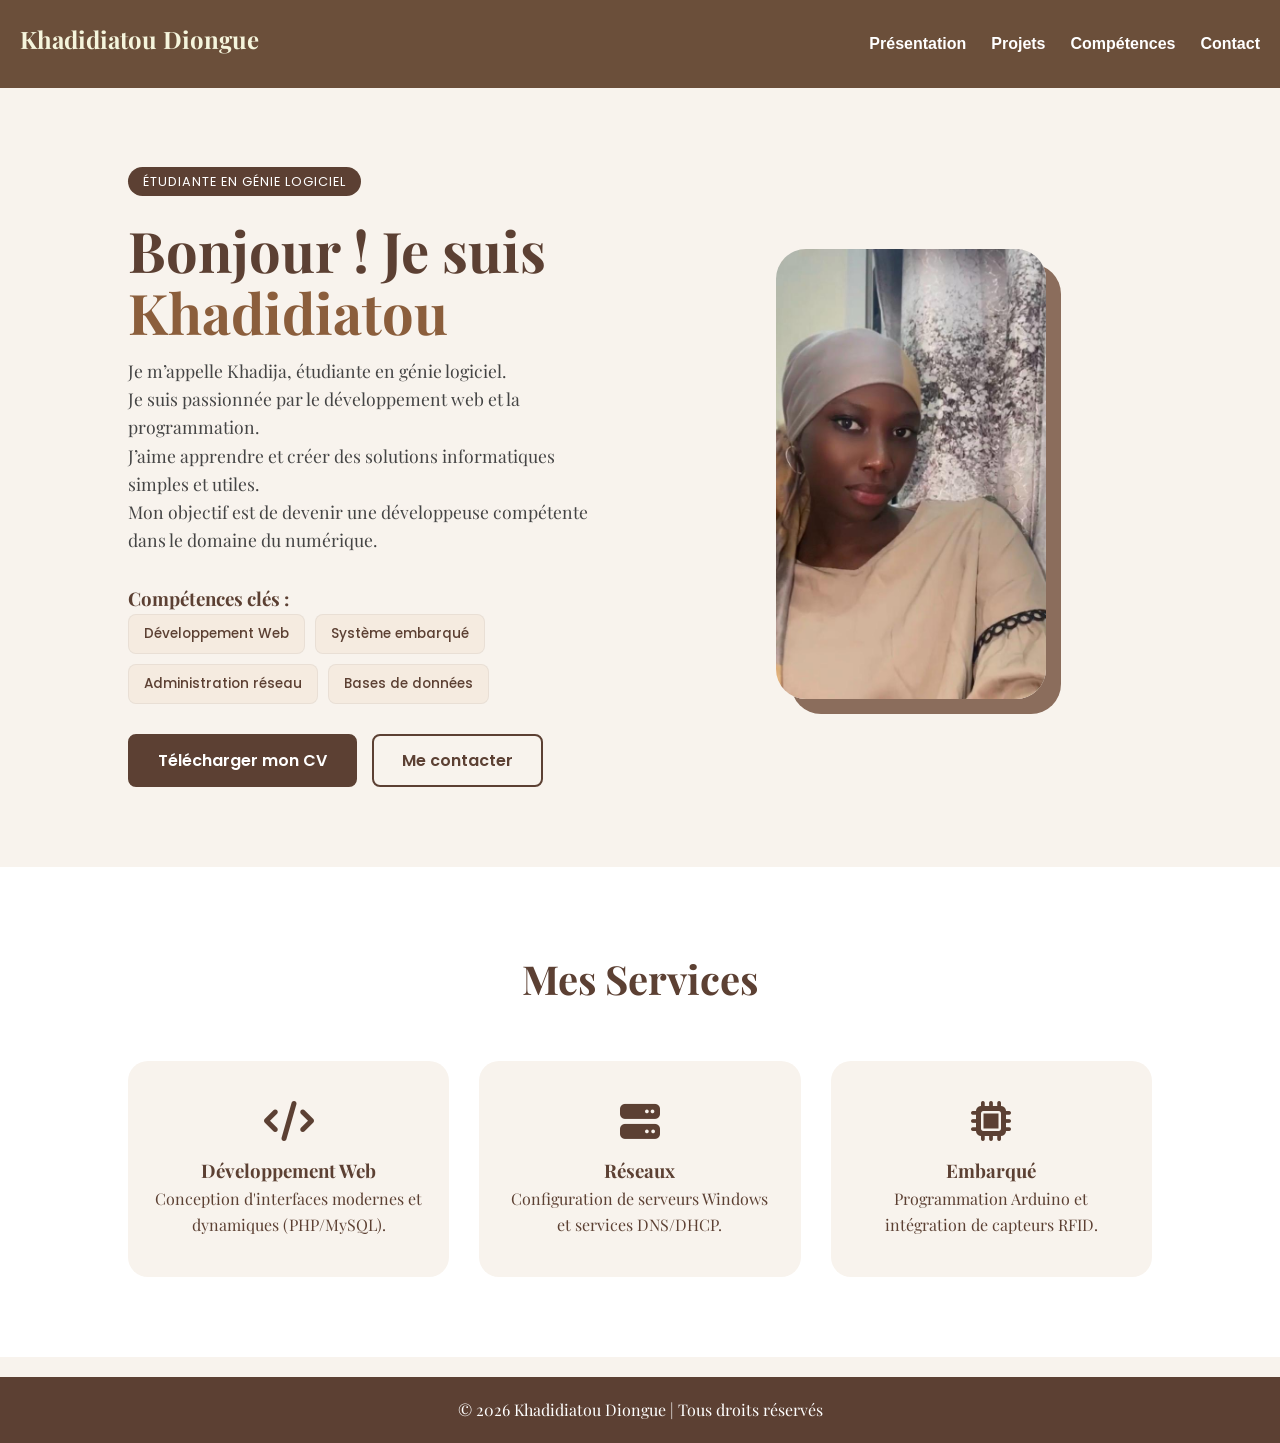
<file: index.html>
<!DOCTYPE html>
<html lang="fr">
<head>
    <meta charset="UTF-8">
    <meta name="viewport" content="width=device-width, initial-scale=1.0">
    <title>Khadidiatou Diongue | Portfolio</title>
    <link rel="stylesheet" href="Css/style.css">
    <link rel="preconnect" href="https://fonts.googleapis.com">
    <link rel="preconnect" href="https://fonts.gstatic.com" crossorigin>
    <link href="https://fonts.googleapis.com/css2?family=Playfair+Display:wght@700;900&family=Poppins:wght@300;400;600&display=swap" rel="stylesheet">
    <link href="https://fonts.googleapis.com/css2?family=Playfair+Display:wght@400;700&display=swap" rel="stylesheet">
    <link rel="stylesheet" href="https://cdnjs.cloudflare.com/ajax/libs/font-awesome/6.5.1/css/all.min.css">
</head>
<body>

<header>
   <nav>
        <h1 class="logo"> Khadidiatou Diongue</h1>
        <ul>
            <li><a href="index.html">Présentation</a></li>
            <li><a href="pages/projet.html">Projets</a></li>
            <li><a href="pages/competence.html">Compétences</a></li>
            <li><a href="pages/contact.html">Contact</a></li>
        </ul>
</header>
</header>

<main class="hero-presentation">
    <div class="hero-content">
        <span class="hero-tag">Étudiante en Génie Logiciel</span>
        <h1>Bonjour ! Je suis <br><span class="highlight">Khadidiatou</span></h1>
        <p class="hero-description">
           Je m’appelle Khadija, étudiante en génie logiciel. <br>
           Je suis passionnée par le développement web et la programmation. <br>
           J’aime apprendre et créer des solutions informatiques simples et utiles.<br>
           Mon objectif est de devenir une développeuse compétente dans le domaine du numérique. <br>
        </p>
        <h3>Compétences clés :</h3>
        <div class="competences-box">
            <div class="mini-cadre">Développement Web</div>
            <div class="mini-cadre">Système embarqué</div>
            <div class="mini-cadre">Administration réseau</div>
            <div class="mini-cadre">Bases de données</div>
        </div>
        <div class="hero-actions">
            <a href="fichiers/mon_cv.pdf" download="CV_Khadija_Diongue.pdf" class="btn_cv">Télécharger mon CV</a>
            <a href="pages/contact.html" class="btn_cv outline">Me contacter</a>
        </div>
    </div>
    <div class="hero-visual">
        <div class="cadre-photo-moderne">
            <img src="image/photo de profil.jpeg" alt="Khadidiatou Diongue">
            <div class="shape-decoration"></div>
        </div>
    </div>
</main>
<section class="services-section">
    <h2 class="section-title">Mes Services</h2>
    <div class="services-container">
        <div class="service-card">
            <!-- Icone Code pour le Web -->
            <div class="service-icon"><i class="fa-solid fa-code"></i></div>
            <h3>Développement Web</h3>
            <p>Conception d'interfaces modernes et dynamiques (PHP/MySQL).</p>
        </div>
        <div class="service-card">
            <!-- Icone Serveur pour les Réseaux -->
            <div class="service-icon"><i class="fa-solid fa-server"></i></div>
            <h3>Réseaux</h3>
            <p>Configuration de serveurs Windows et services DNS/DHCP.</p>
        </div>
        <div class="service-card">
            <!-- Icone Microchip pour l'Embarqué -->
            <div class="service-icon"><i class="fa-solid fa-microchip"></i></div>
            <h3>Embarqué</h3>
            <p>Programmation Arduino et intégration de capteurs RFID.</p>
        </div>
    </div>
</section>
    <footer>
        <div class="footer-content">
            <p>© 2026 Khadidiatou Diongue | Tous droits réservés</p>
        </div>
    </footer>
</body>
</html>
</file>
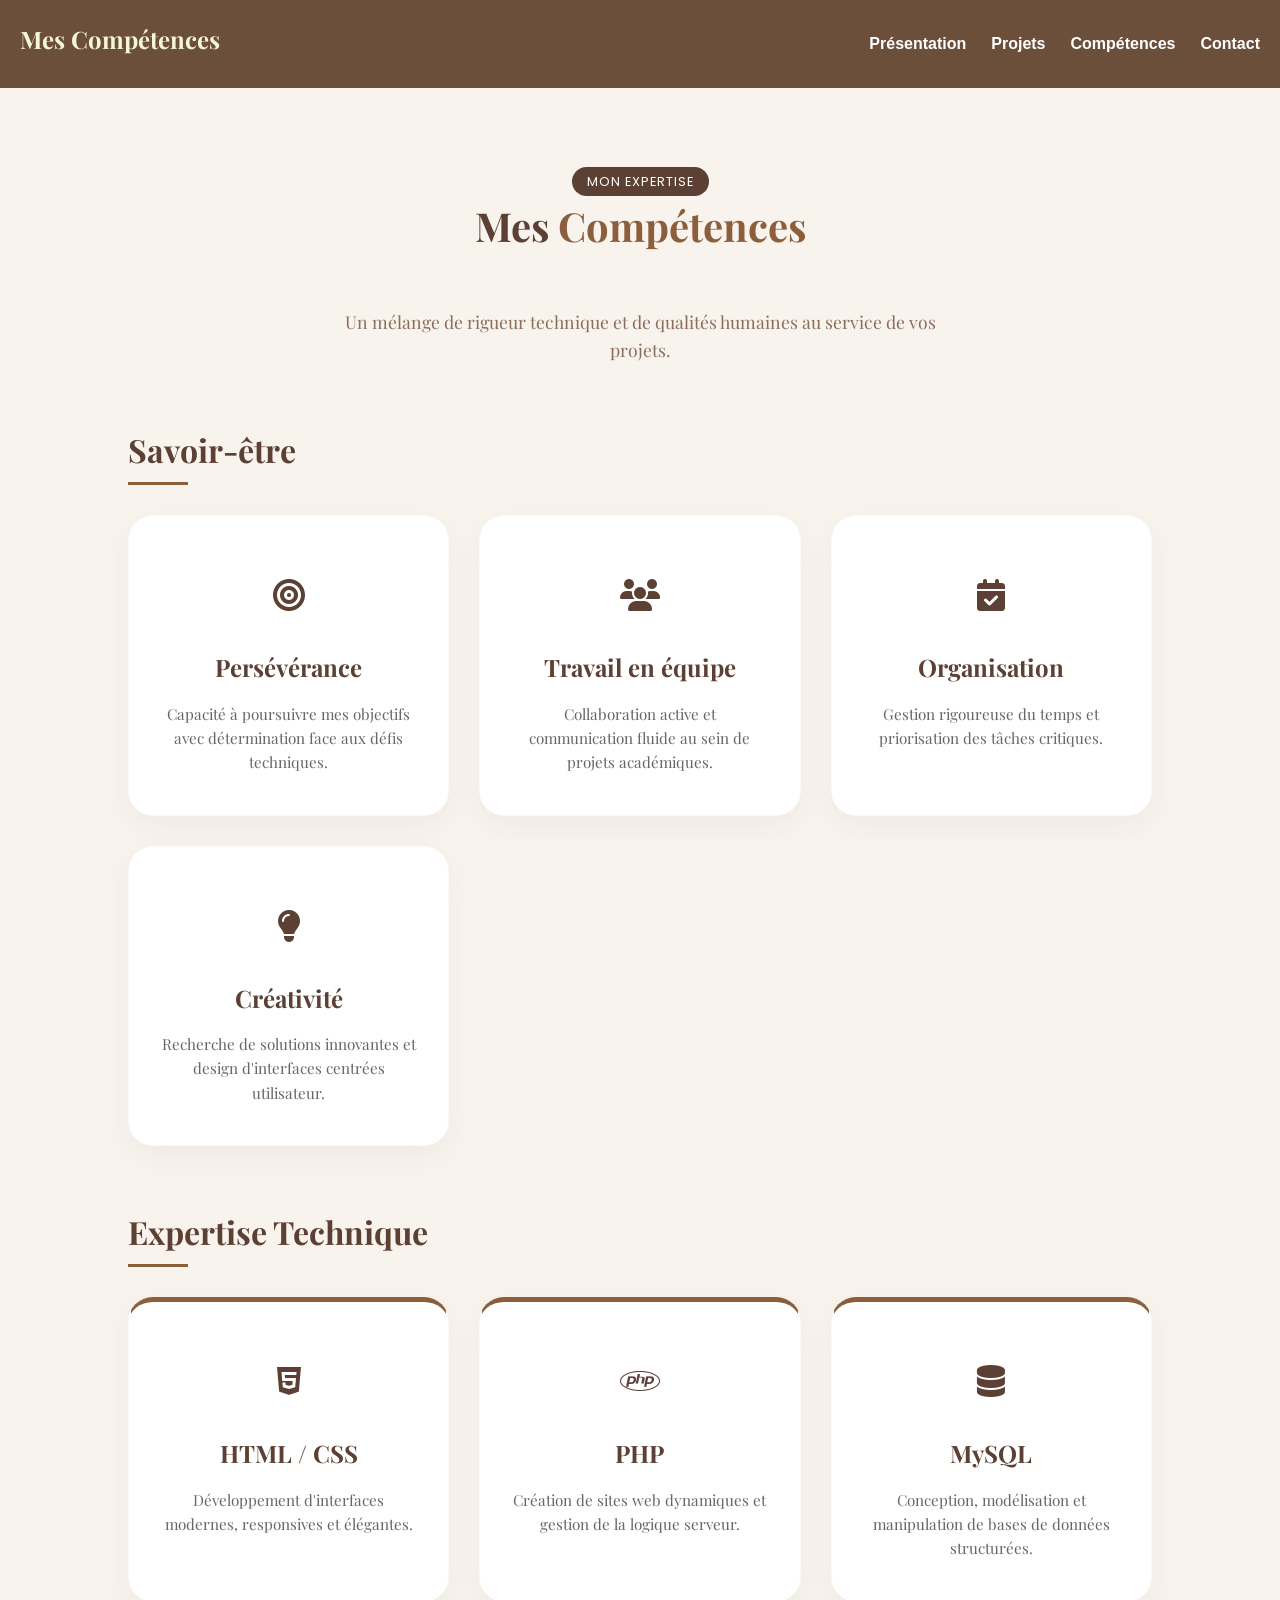
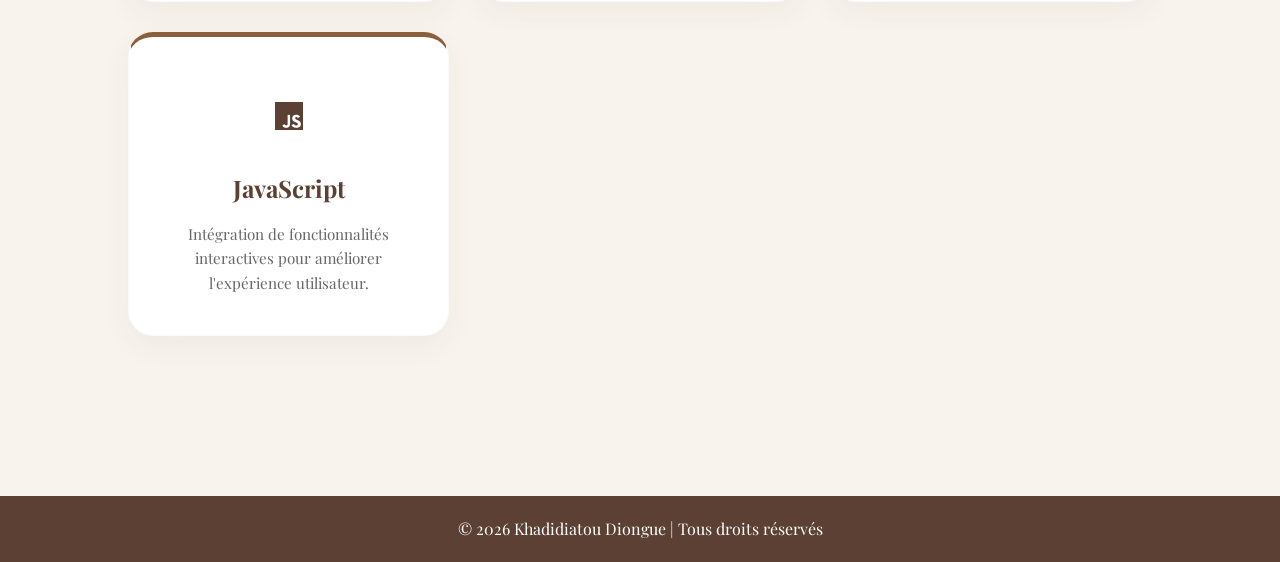
<file: pages/competence.html>
<!DOCTYPE html>
<html lang="fr">
<head>
    <meta charset="UTF-8">
    <meta name="viewport" content="width=device-width, initial-scale=1.0">
    <title>Mes Compétences | Khadidiatou Diongue</title>
    <link rel="stylesheet" href="../Css/style.css">
    <link rel="preconnect" href="https://fonts.googleapis.com">
    <link rel="preconnect" href="https://fonts.gstatic.com" crossorigin>
    <link href="https://fonts.googleapis.com/css2?family=Playfair+Display:wght@700;900&family=Poppins:wght@300;400;500;600&display=swap" rel="stylesheet">
    <link rel="stylesheet" href="https://cdnjs.cloudflare.com/ajax/libs/font-awesome/6.5.1/css/all.min.css">
</head>
<body>

<header>
   <nav>
        <h1 class="logo"> Mes Compétences</h1>
        <ul>
            <li><a href="../index.html">Présentation</a></li>
            <li><a href="projet.html">Projets</a></li>
            <li><a href="competence.html">Compétences</a></li>
            <li><a href="contact.html">Contact</a></li>
        </ul>
</header>
<main class="skills-page">
    <div class="skills-header">
        <span class="hero-tag">Mon Expertise</span>
        <h2 class="section-title">Mes <span class="highlight">Compétences</span></h2>
        <p class="section-subtitle">Un mélange de rigueur technique et de qualités humaines au service de vos projets.</p>
    </div>
    <div class="category-wrapper">
        <h3 class="skill-category-title">Savoir-être</h3>
        <div class="skills-grid">
            <div class="card">
                <div class="card-icon"><i class="fa-solid fa-bullseye"></i></div>
                <h3>Persévérance</h3>
                <p>Capacité à poursuivre mes objectifs avec détermination face aux défis techniques.</p>
            </div>
            <div class="card">
                <div class="card-icon"><i class="fa-solid fa-users"></i></div>
                <h3>Travail en équipe</h3>
                <p>Collaboration active et communication fluide au sein de projets académiques.</p>
            </div>
            <div class="card">
                <div class="card-icon"><i class="fa-solid fa-calendar-check"></i></div>
                <h3>Organisation</h3>
                <p>Gestion rigoureuse du temps et priorisation des tâches critiques.</p>
            </div>
            <div class="card">
                <div class="card-icon"><i class="fa-solid fa-lightbulb"></i></div>
                <h3>Créativité</h3>
                <p>Recherche de solutions innovantes et design d'interfaces centrées utilisateur.</p>
            </div>
        </div>
    </div>

    <div class="category-wrapper">
        <h3 class="skill-category-title">Expertise Technique</h3>
        <div class="skills-grid hard-skills">
            <div class="card">
                <div class="card-icon"><i class="fa-brands fa-html5"></i></div>
                <h3>HTML / CSS</h3>
                <p>Développement d'interfaces modernes, responsives et élégantes.</p>
            </div>
            <div class="card">
                <div class="card-icon"><i class="fa-brands fa-php"></i></div>
                <h3>PHP</h3>
                <p>Création de sites web dynamiques et gestion de la logique serveur.</p>
            </div>
            <div class="card">
                <div class="card-icon"><i class="fa-solid fa-database"></i></div>
                <h3>MySQL</h3>
                <p>Conception, modélisation et manipulation de bases de données structurées.</p>
            </div>
            <div class="card">
                <div class="card-icon"><i class="fa-brands fa-js"></i></div>
                <h3>JavaScript</h3>
                <p>Intégration de fonctionnalités interactives pour améliorer l'expérience utilisateur.</p>
            </div>
        </div>
    </div>
</main>
     <footer>
        <div class="footer-content">
            <p>© 2026 Khadidiatou Diongue | Tous droits réservés</p>
        </div>
    </footer>
</body>
</html>
</file>
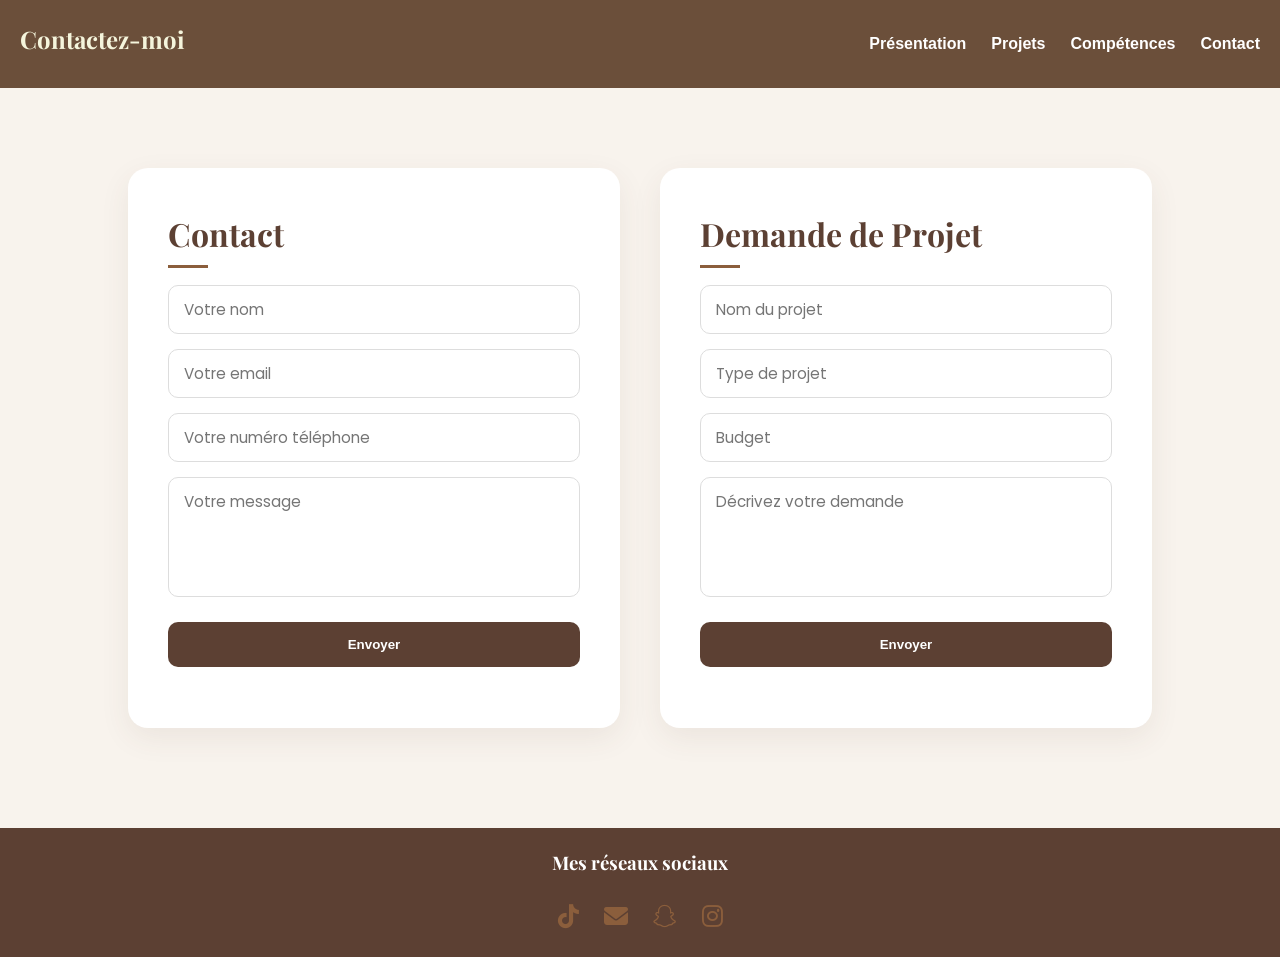
<file: pages/contact.html>
<!DOCTYPE html>
<html lang="fr">
<head>
    <meta charset="UTF-8">
    <meta name="viewport" content="width=device-width, initial-scale=1.0">
    <title>Contact</title>
    <link rel="stylesheet" href="../Css/style.css">
    <link rel="preconnect" href="https://fonts.googleapis.com">
    <link rel="preconnect" href="https://fonts.gstatic.com" crossorigin>
    <link href="https://fonts.googleapis.com/css2?family=Playfair+Display:wght@400;700&display=swap" rel="stylesheet">
    <link href="https://fonts.googleapis.com/css2?family=Poppins:wght@300;400;500;600&display=swap" rel="stylesheet">
    <link rel="stylesheet" href="https://cdnjs.cloudflare.com/ajax/libs/font-awesome/6.5.0/css/all.min.css">
</head>
<body>
<header>
   <nav>
        <h1 class="logo">Contactez-moi</h1>
        <ul>
            <li><a href="../index.html" >Présentation</a></li>
            <li><a href="projet.html">Projets</a></li>
            <li><a href="competence.html">Compétences</a></li>
            <li><a href="contact.html" >Contact</a></li>
        </ul>
</header>
<section class="contact-page">
    <div class="bloc-formulaire">
        <h2>Contact</h2>
        <form method="POST">
            <input type="text" placeholder="Votre nom" name="nom">
            <input type="email" placeholder="Votre email" name="email">
            <input type="text" placeholder="Votre numéro téléphone" name="telephone">
            <textarea placeholder="Votre message" name="message"></textarea>
            <button type="submit" name="envoyer_message">Envoyer</button>
        </form>
    </div>
    <div class="bloc-formulaire">
        <h2>Demande de Projet</h2>
        <form method="POST">
            <input type="text" placeholder="Nom du projet" name="nom_du_projet">
            <input type="text" placeholder="Type de projet" name="type_de_projet">
            <input type="text" placeholder="Budget" name="budget">
            <textarea placeholder="Décrivez votre demande" name="description"></textarea>
            <button type="submit" name="envoyer_projet">Envoyer</button>
        </form>
    </div>
</section>
<footer>
    <h3>Mes réseaux sociaux</h3>
    <div class="reseaux">
        <a href="https://www.tiktok.com/@user6175813877915" target="_blank"><i class="fab fa-tiktok"></i></a>
        <a href="mailto:dionguekhadija35@gmail.com"><i class="fa-solid fa-envelope"></i></a>
        <a href="https://www.snapchat.com/@kdiongue2028967" target="_blank"><i class="fab fa-snapchat"></i></a>
        <a href="https://www.instagram.com/khadijahhhhh__d" target="_blank"><i class="fab fa-instagram"></i></a>
    </div>
</footer>
</body>
</html>
</file>
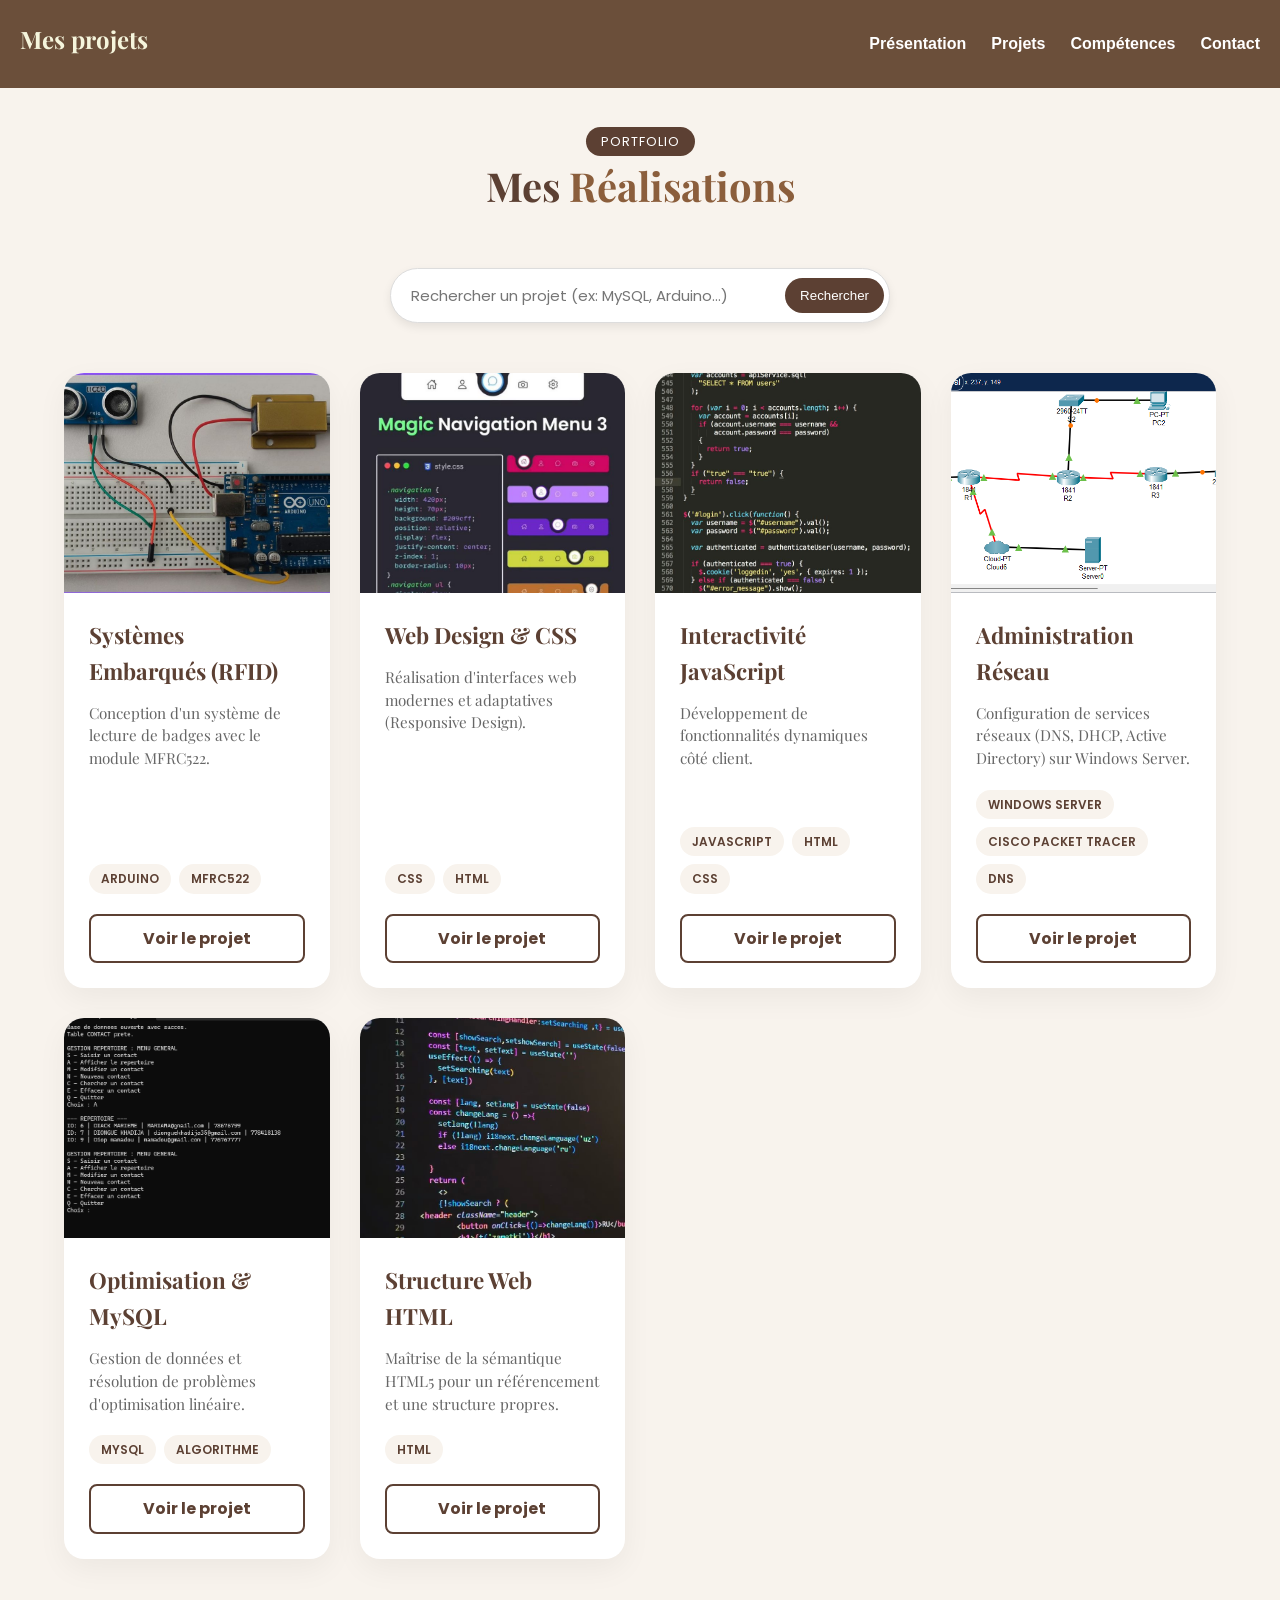
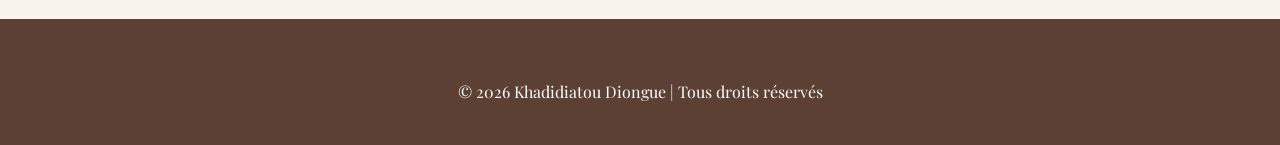
<file: pages/projet.html>
<!DOCTYPE html> 
<html lang="fr">
<head>
    <meta charset="UTF-8">
    <meta name="viewport" content="width=device-width, initial-scale=1.0">
    <title>Mes Projets | Khadidiatou Diongue</title>
    <link rel="stylesheet" href="../Css/style.css">
    <link rel="preconnect" href="https://fonts.googleapis.com">
    <link rel="preconnect" href="https://fonts.gstatic.com" crossorigin>
    <link href="https://fonts.googleapis.com/css2?family=Playfair+Display:wght@700;900&family=Poppins:wght@300;400;500;600&display=swap" rel="stylesheet">
</head>
<body>
<header>
 <nav>
        <h1 class="logo">Mes projets</h1>
        <ul>
            <li><a href="../index.html">Présentation</a></li>
            <li><a href="projet.html">Projets</a></li>
            <li><a href="competence.html">Compétences</a></li>
            <li><a href="contact.html">Contact</a></li>

        </ul>
    </nav>
</header>
<main class="projects-page">
    <div class="projects-header">
        <span class="hero-tag">Portfolio</span>
        <h2 class="section-title">Mes <span class="highlight">Réalisations</span></h2>
        
        <form class="search-container">
            <input type="text" placeholder="Rechercher un projet (ex: MySQL, Arduino...)">
            <button type="submit">Rechercher</button>
        </form>
    </div>
    <section class="projects-grid">
        <div class="project-card">
            <div class="project-image">
                <img src="../image/arduino projet.jpeg" alt="Systèmes Embarqués (RFID)">
            </div>
            <div class="project-info">
                <h3>Systèmes Embarqués (RFID)</h3>
                <p>Conception d'un système de lecture de badges avec le module MFRC522.</p>
                <div class="technologies">
                    <span class="badge">Arduino</span>
                    <span class="badge">MFRC522</span>
                </div>
                <a href="../image/arduino projet.jpeg" class="btn-detail">Voir le projet</a>
            </div>
        </div>
        <div class="project-card">
            <div class="project-image">
                <img src="../image/css.jpeg" alt="Web Design & CSS">
            </div>
            <div class="project-info">
                <h3>Web Design & CSS</h3>
                <p>Réalisation d'interfaces web modernes et adaptatives (Responsive Design).</p>
                <div class="technologies">
                    <span class="badge">CSS</span>
                    <span class="badge">HTML</span>
                </div>
                <a href="../image/css.jpeg" class="btn-detail">Voir le projet</a>
            </div>
        </div>
        <div class="project-card">
            <div class="project-image">
                <img src="../image/javascript projet.pdf.jpeg" alt="Interactivité JavaScript">
            </div>
            <div class="project-info">
                <h3>Interactivité JavaScript</h3>
                <p>Développement de fonctionnalités dynamiques côté client.</p>
                <div class="technologies">
                    <span class="badge">JavaScript</span>
                    <span class="badge">HTML</span>
                    <span class="badge">CSS</span>
                </div>
                <a href="../image/javascript projet.pdf.jpeg" class="btn-detail">Voir le projet</a>
            </div>
        </div>
        <div class="project-card">
            <div class="project-image">
                <img src="../image/réseau.png" alt="Administration Réseau">
            </div>
            <div class="project-info">
                <h3>Administration Réseau</h3>
                <p>Configuration de services réseaux (DNS, DHCP, Active Directory) sur Windows Server.</p>
                <div class="technologies">
                    <span class="badge">Windows Server</span>
                    <span class="badge">Cisco Packet Tracer</span>
                    <span class="badge">DNS</span>
                </div>
                <a href="../image/réseau.png" class="btn-detail">Voir le projet</a>
            </div>
        </div>
        <div class="project-card">
            <div class="project-image">
                <img src="../image/algo.png" alt="Optimisation & MySQL">
            </div>
            <div class="project-info">
                <h3>Optimisation & MySQL</h3>
                <p>Gestion de données et résolution de problèmes d'optimisation linéaire.</p>
                <div class="technologies">
                    <span class="badge">MySQL</span>
                    <span class="badge">Algorithme</span>
                </div>
                <a href="../image/algo.png" class="btn-detail">Voir le projet</a>
            </div>
        </div>
        <div class="project-card">
            <div class="project-image">
                <img src="../image/html.jpeg" alt="Structure Web HTML">
            </div>
            <div class="project-info">
                <h3>Structure Web HTML</h3>
                <p>Maîtrise de la sémantique HTML5 pour un référencement et une structure propres.</p>
                <div class="technologies">
                    <span class="badge">HTML</span>
                </div>
                <a href="../image/html.jpeg" class="btn-detail">Voir le projet</a>
            </div>
        </div>
        <div class="no-result" style="display:none;">
            <p>Aucun projet ne correspond à votre recherche.</p>
            <a href="projets.html" class="btn">Afficher tous les projets</a>
        </div>
    </section>
</main>
<footer>
    <footer>
        <div class="footer-content">
            <p>© 2026 Khadidiatou Diongue | Tous droits réservés</p>
        </div>
    </footer>
</footer>

</body>
</html>
</file>
<file: Css/style.css>
:root {
    --beige: #F5F0E6;
    --beige-clair: #f8f3ed;
    --marron: #5C4033;
    --marron-moyen: #6b4f3a;
    --marron-clair: #8B6D5C;
    --accent: #8b5e3c;
    --blanc: #FFFFFF;
}
* {
    margin: 0;
    padding: 0;
    box-sizing: border-box;
   
}

body {
    background-color: var(--beige-clair);
    color: var(--marron);
    font-family: 'Poppins', sans-serif;
    line-height: 1.6;
    
}

h1, h2, h3 {
    font-family: 'Playfair Display', serif;
}
p{
    font-family:'Playfair Display',serif ;
}

div {
    font-family:'Poppins', sans-serif;
}
input, textarea {
    font-family:'Poppins', sans-serif;
}
header {
    background: var(--marron-moyen);
    padding: 20px 5%;
}

nav {
    display: flex;
    justify-content: space-between;
    align-items: center;
}

.logo {
    color: beige;
    font-size: 1.5rem;
    font-weight: bold;
}

nav ul {
    display: flex;
    list-style: none;
    gap: 25px;
}

nav a {
    color: white;
    text-decoration: none;
    font-weight: bold;
    transition: 0.3s;
}

nav a:hover {
    color: var(--beige);
}

.hero-presentation {
    display: flex;
    align-items: center;
    justify-content: space-between;
    padding: 80px 10%;
    min-height: 85vh;
    gap: 60px;
    background-color: var(--beige-clair);
}

.hero-content {
    flex: 1;
    max-width: 600px;
}

.hero-tag {
    background-color: var(--marron);
    color: white;
    padding: 6px 15px;
    border-radius: 20px;
    font-size: 0.8rem;
    text-transform: uppercase;
    letter-spacing: 1px;
}

.hero-content h1 {
    font-size: 3.5rem;
    margin: 25px 0 15px;
    color: var(--marron);
    line-height: 1.1;
}

.highlight {
    color: var(--accent);
}

.hero-description {
    font-size: 1.1rem;
    margin-bottom: 30px;
    color: #444;
}


.hero-actions {
    display: flex;
    gap: 15px;
    margin-top: 30px;
}

.btn_cv {
    display: inline-block;
    background-color: var(--marron);
    color: white;
    padding: 12px 28px;
    text-decoration: none;
    border-radius: 8px;
    font-weight: 600;
    transition: 0.3s ease;
    border: 2px solid var(--marron);
}

.btn_cv.outline {
    background-color: transparent;
    color: var(--marron);
}

.btn_cv:hover {
    background-color: var(--marron-clair);
    border-color: var(--marron-clair);
    color: white;
    transform: translateY(-3px);
}

.hero-visual {
    flex: 1;
    display: flex;
    justify-content: center;
}

.cadre-photo-moderne {
    position: relative;
}

.cadre-photo-moderne img {
    width: 350px;
    height: 450px;
    object-fit: cover;
    border-radius: 30px;
    z-index: 2;
    position: relative;
    box-shadow: 15px 15px 0px var(--marron-clair); /* Effet de décalage */
}
.competences-box {
    display: flex;
    flex-wrap: wrap;
    gap: 10px;
    margin-bottom: 30px;
}
.mini-cadre {
    background: #f5ebe0;
    padding: 8px 15px;
    border-radius: 8px;
    font-size: 0.85rem;
    font-weight: 500;
    border: 1px solid rgba(0,0,0,0.05);
}

.services-section {
    padding: 80px 10%;
    background-color: var(--blanc);
    text-align: center;
}

.section-title {
    font-size: 2.5rem;
    margin-bottom: 50px;
    color: var(--marron);
}

.services-container {
    display: grid;
    grid-template-columns: repeat(auto-fit, minmax(250px, 1fr));
    gap: 30px;
}

.service-card {
    background-color: var(--beige-clair);
    padding: 40px 25px;
    border-radius: 20px;
    transition: 0.3s;
}

.service-card:hover {
    transform: translateY(-10px);
    box-shadow: 0 10px 30px rgba(0,0,0,0.05);
}

.service-icon {
    font-size: 2.5rem; /* Taille de l'icône */
    color: #highlight; /* Utilisez la même couleur que votre texte "highlight" */
    margin-bottom: 15px;
    display: flex;
    justify-content: center;
    align-items: center;
}

/* Optionnel : ajouter une légère animation au survol */
.service-card:hover .service-icon {
    transform: scale(1.1);
    transition: transform 0.3s ease;
}
footer {
    background: var(--marron);
    color: white;
    text-align: center;
    padding: 20px;
}
@media (max-width: 992px) {
    .hero-presentation {
        flex-direction: column;
        text-align: center;
        padding-top: 50px;
    }
    
    .hero-content {
        order: 2;
    }
    
    .hero-visual {
        order: 1;
    }

    .hero-actions {
        justify-content: center;
    }

    .competences-box {
        justify-content: center;
    }

    .hero-content h1 {
        font-size: 2.5rem;
    }
}

.skills-page {
    padding: 80px 10%;
    background-color: var(--beige-clair);
    min-height: 100vh;
}

.skills-header {
    text-align: center;
    margin-bottom: 60px;
}

.section-subtitle {
    max-width: 600px;
    margin: 15px auto 0;
    color: var(--marron-clair);
    font-size: 1.1rem;
}

.category-wrapper {
    margin-bottom: 60px;
}

.skill-category-title {
    font-family: 'Playfair Display', serif;
    color: var(--marron);
    font-size: 2rem;
    margin-bottom: 30px;
    position: relative;
    display: inline-block;
    padding-bottom: 10px;
}

.skill-category-title::after {
    content: '';
    position: absolute;
    bottom: 0;
    left: 0;
    width: 60px;
    height: 3px;
    background-color: var(--accent);
}


.skills-grid {
    display: grid;
    grid-template-columns: repeat(auto-fit, minmax(280px, 1fr));
    gap: 30px;
}

.skills-grid .card {
    background: var(--blanc);
    padding: 40px 30px;
    border-radius: 25px;
    text-align: center;
    transition: all 0.5s cubic-bezier(0.175, 0.885, 0.32, 1.275);
    border: 1px solid rgba(0,0,0,0.02);
    box-shadow: 0 10px 30px rgba(92, 64, 51, 0.05);
    display: flex;
    flex-direction: column;
    align-items: center;
}

.card-icon {
    font-size: 45px;
    margin-bottom: 20px;
    transition: 0.3s;
}
.card-icon i {
    font-size: 2rem; /* Vous pouvez augmenter ou réduire la taille ici */
    color: var(--highlight); /* Remplacez par votre couleur principale */
}
.skills-grid .card h3 {
    font-family: 'Playfair Display', serif;
    color: var(--marron);
    font-size: 1.5rem;
    margin-bottom: 15px;
    transition: 0.3s;
}

.skills-grid .card p {
    font-size: 0.95rem;
    color: #666;
    line-height: 1.6;
    transition: 0.3s;
}

.skills-grid .card:hover {
    transform: translateY(-15px);
    background-color: var(--marron);
    box-shadow: 0 25px 50px rgba(92, 64, 51, 0.2);
}

.skills-grid .card:hover h3, 
.skills-grid .card:hover p {
    color: var(--blanc);
}

.skills-grid .card:hover .card-icon {
    transform: scale(1.2) rotate(5deg);
}


.hard-skills .card {
    border-top: 5px solid var(--accent);
}


@media (max-width: 768px) {
    .skills-page {
        padding: 60px 5%;
    }
    .hero-content h1 {
        font-size: 2.8rem;
    }
}

header {
    text-align: center;
    padding: 50px 20px;
    background-color: var(--marron-clair);
    color: var(--blanc);
}

header h1 {
    font-size: 55px;
    margin-bottom: 10px;
}

header p {
    font-size: 1.2rem;
}

.projects-section {
    display: grid;
    grid-template-columns: repeat(auto-fit, minmax(300px, 1fr));
    gap: 30px;
    padding: 50px 20px;
    max-width: 1200px;
    margin: 0 auto;
}

.project-card {
    background-color: var(--blanc);
    border-radius: 15px;
    overflow: hidden;
    box-shadow: 0 5px 20px rgba(0,0,0,0.1);
    transition: transform 0.3s ease, box-shadow 0.3s ease;
}

.project-card:hover {
    transform: translateY(-10px);
    box-shadow: 0 10px 30px rgba(0,0,0,0.2);
}

.project-card img {
    width: 100%;
    height: 200px;
    object-fit: cover;
}

.project-info {
    padding: 20px;
}

.project-info h2 {
    margin-bottom: 10px;
    font-size: 1.5rem;
}

.project-info p {
    margin-bottom: 15px;
    color: #6b4f3a;
}

.btn {
    display: inline-block;
    text-decoration: none;
    background-color: var(--marron);
    color: var(--blanc);
    padding: 10px 20px;
    border-radius: 8px;
    transition: background 0.3s ease;
}

.btn:hover {
    background-color: var(--marron-clair);
}

/* Responsive */
@media (max-width: 600px) {
    header h1 {
        font-size: 2rem;
    }
    .project-card img {
        height: 180px;
    }
}
body{
font-family:'Poppins', sans-serif;
}

h1,h2,h3{
font-family:'Playfair Display', serif;
}
body{
    margin:0;
    font-family:Arial;
    background:#f8f3ed;
}
.search-container{
    display:flex;
    align-items:center;
    width:100%;
    max-width:400px;
    margin:20px auto 40px auto;
    background:white;
    border:1px solid #ddd;
    border-radius:30px;
    padding:8px 15px;
    box-shadow:0 4px 10px rgba(0,0,0,0.08);
}

.search-container .icon{
    font-size:18px;
    color:#999;
    margin-right:10px;
}

.search-container input{
    flex:1;
    border:none;
    outline:none;
    font-size:15px;
    background:transparent;
}

.search-container:focus-within{
    box-shadow:0 6px 18px rgba(139,94,60,0.25);
    border:1px solid #8b5e3c;
}
/* Navigation */
header{
    background:#6b4f3a;
    padding:20px;
}

nav{
    display:flex;
    justify-content:space-between;
    align-items:center;
    position:relative;
}

.logo{
    color:beige;
}

@media (max-width: 768px) {
    
    nav {
        flex-direction: column;
        align-items: flex-start;
    }

    nav ul {
        flex-direction: column;
        width: 100%;
        gap: 10px;
        margin-top: 10px;
    }

    nav ul li {
        width: 100%;
    }

    nav a {
        display: block;
        width: 100%;
        padding: 10px;
    }
}
.contact-page {
    display: flex;
    flex-wrap: wrap;
    justify-content: center;
    gap: 40px;
    padding: 80px 10%;
    background-color: var(--beige-clair);
    min-height: 80vh;
}

/* Style des deux blocs (Contact & Demande de Projet) */
.bloc-formulaire {
    background: white;
    padding: 40px;
    border-radius: 20px;
    box-shadow: 0 10px 30px rgba(92, 64, 51, 0.08);
    flex: 1;
    min-width: 320px;
    max-width: 500px;
    transition: transform 0.3s ease;
}

.bloc-formulaire:hover {
    transform: translateY(-5px);
}

.bloc-formulaire h2 {
    font-family: 'Playfair Display', serif;
    color: var(--marron);
    font-size: 2rem;
    margin-bottom: 25px;
    position: relative;
}

.bloc-formulaire h2::after {
    content: '';
    position: absolute;
    bottom: -8px;
    left: 0;
    width: 40px;
    height: 3px;
    background-color: var(--accent);
}

/* Style des champs du formulaire */
.bloc-formulaire form {
    display: flex;
    flex-direction: column;
    gap: 15px;
}

.bloc-formulaire input, 
.bloc-formulaire textarea {
    width: 100%;
    padding: 12px 15px;
    border: 1px solid #ddd;
    border-radius: 10px;
    font-family: 'Poppins', sans-serif;
    font-size: 0.95rem;
    transition: border-color 0.3s ease, box-shadow 0.3s ease;
}

.bloc-formulaire input:focus, 
.bloc-formulaire textarea:focus {
    border-color: var(--marron);
    box-shadow: 0 0 8px rgba(92, 64, 51, 0.1);
    outline: none;
}

.bloc-formulaire textarea {
    height: 120px;
    resize: none;
}

/* Style du bouton envoyer */
.bloc-formulaire button {
    background-color: var(--marron);
    color: white;
    border: none;
    padding: 15px;
    border-radius: 10px;
    font-weight: 600;
    cursor: pointer;
    transition: background 0.3s ease;
    margin-top: 10px;
}

.bloc-formulaire button:hover {
    background-color: var(--accent);
}

/* Récapitulatif de la demande */
.bloc-formulaire h3 {
    margin-top: 30px;
    font-family: 'Playfair Display', serif;
    color: var(--marron);
    border-top: 1px solid #eee;
    padding-top: 20px;
}

footer {
    text-align: center;
    padding: 20px 20px;
    background-color: var(--marron);
    margin-top: 20px;
}

footer h3 {
    font-family: 'Playfair Display', serif;
    color: var(--blanc);
    margin-bottom: 20px;
}

.reseaux {
    display: flex;
    justify-content: center;
    gap: 25px;
}

.reseaux a {
    font-size: 24px;
    color: var(--accent);
    transition: color 0.3s ease, transform 0.3s ease;
}

.reseaux a:hover {
    color: var(--blanc);
    transform: scale(1.2);
}

/* Responsive */
@media (max-width: 768px) {
    .contact-page {
        padding: 40px 5%;
    }
}
.menu-toggle {
    display: none; /* caché par défaut sur grand écran */
    flex-direction: column;
    width: 30px;
    cursor: pointer;
    gap: 5px;
}

.menu-toggle span {
    height: 3px;
    background: white;
    border-radius: 2px;
}


@media screen and (max-width: 768px) {
    .menu-toggle {
        display: flex;
    }
    nav ul.nav-list {
        display: none; 
        flex-direction: column;
        gap: 15px;
        background: #6b4f3a;
        position: absolute;
        top: 60px;
        left: 0;
        width: 100%;
        padding: 20px 0;
    }
    nav ul.nav-list.active {
        display: flex;
    }
}
.footer {
    margin-top: auto;
    background-color: #111;
    color: #fff;
    padding: 15px 10px;
    text-align: center;
}
/* ==========================================================================
   PAGE PROJETS
   ========================================================================== */

.projects-page {
    padding: 40px 5%;
    background-color: var(--beige-clair);
    min-height: 100vh;
}

.projects-header {
    text-align: center;
    margin-bottom: 50px;
}

/* Barre de recherche moderne */

.projects-grid {
    display: grid;
    grid-template-columns: repeat(auto-fit, minmax(250px, 1fr));
    gap: 30px;
}
.search-container {
    display: flex;
    width: 100%;
    max-width: 500px;
    margin: 20px auto;
    background: white;
    border-radius: 30px;
    padding: 5px;
    border: 1px solid #ddd;
    align-items: center;
}

.search-container input {
    flex: 1;
    border: none;
    outline: none;
    padding: 10px 15px;
    background: transparent;
    min-width: 0;
}

.search-container button {
    background-color: var(--marron);
    color: white;
    border: none;
    padding: 10px 15px;
    border-radius: 30px;
    cursor: pointer;
    white-space: nowrap; /
}
@media (max-width: 768px) {
    .search-container {
        max-width: 100%;
    }

    .search-container button {
        padding: 10px;
        font-size: 14px;
    }
}
.project-card {
    background: white;
    border-radius: 20px;
    overflow: hidden;
    box-shadow: 0 10px 30px rgba(0,0,0,0.05);
    transition: transform 0.3s ease, box-shadow 0.3s ease;
    display: flex;
    flex-direction: column;
}

.project-card:hover {
    transform: translateY(-10px);
    box-shadow: 0 15px 35px rgba(92, 64, 51, 0.15);
}

.project-image {
    height: 220px;
    overflow: hidden;
}

.project-image img {
    width: 100%;
    height: 100%;
    object-fit: cover;
    transition: transform 0.5s ease;
}

.project-card:hover .project-image img {
    transform: scale(1.1);
}

.project-info {
    padding: 25px;
    display: flex;
    flex-direction: column;
    flex-grow: 1;
}

.project-info h3 {
    font-family: 'Playfair Display', serif;
    color: var(--marron);
    font-size: 1.4rem;
    margin-bottom: 12px;
}

.project-info p {
    font-size: 0.95rem;
    color: #666;
    margin-bottom: 20px;
    line-height: 1.5;
}


.technologies {
    margin-top: auto;
    display: flex;
    flex-wrap: wrap;
    gap: 8px;
    margin-bottom: 20px;
}

.badge {
    background: var(--beige-clair);
    color: var(--marron);
    padding: 5px 12px;
    border-radius: 15px;
    font-size: 0.75rem;
    font-weight: 600;
    text-transform: uppercase;
}

.btn-detail {
    text-align: center;
    text-decoration: none;
    color: var(--marron);
    font-weight: bold;
    border: 2px solid var(--marron);
    padding: 10px;
    border-radius: 8px;
    transition: 0.3s;
}

.btn-detail:hover {
    background-color: var(--marron);
    color: white;
}

.no-result {
    grid-column: 1 / -1;
    text-align: center;
    padding: 50px;
}
img {
    max-width: 100%;
    height: auto;
}
@media (max-width: 768px) {

    .projects-page {
        padding: 40px 5%;
    }

    .projects-grid {
        grid-template-columns: 1fr;
    }

    .search-container {
        width: 100%;
        flex-direction: column;
        gap: 10px;
    }

    .search-container button {
        width: 100%;
    }

    .project-image {
        height: 180px;
    }

    footer {
        padding: 15px 10px;
    }
}
* {
    max-width: 100%;
}

body {
    overflow-x: hidden;
}
@media (max-width: 768px) {

    .projects-grid {
        grid-template-columns: 1fr;
    }

    .hero-presentation {
        padding: 40px 5%;
    }

    .projects-page {
        padding: 40px 5%;
    }

    nav ul {
        width: 100%;
    }
}

.cadre-photo-moderne img {
    width: 100%;
    max-width: 350px;
}
</file>
